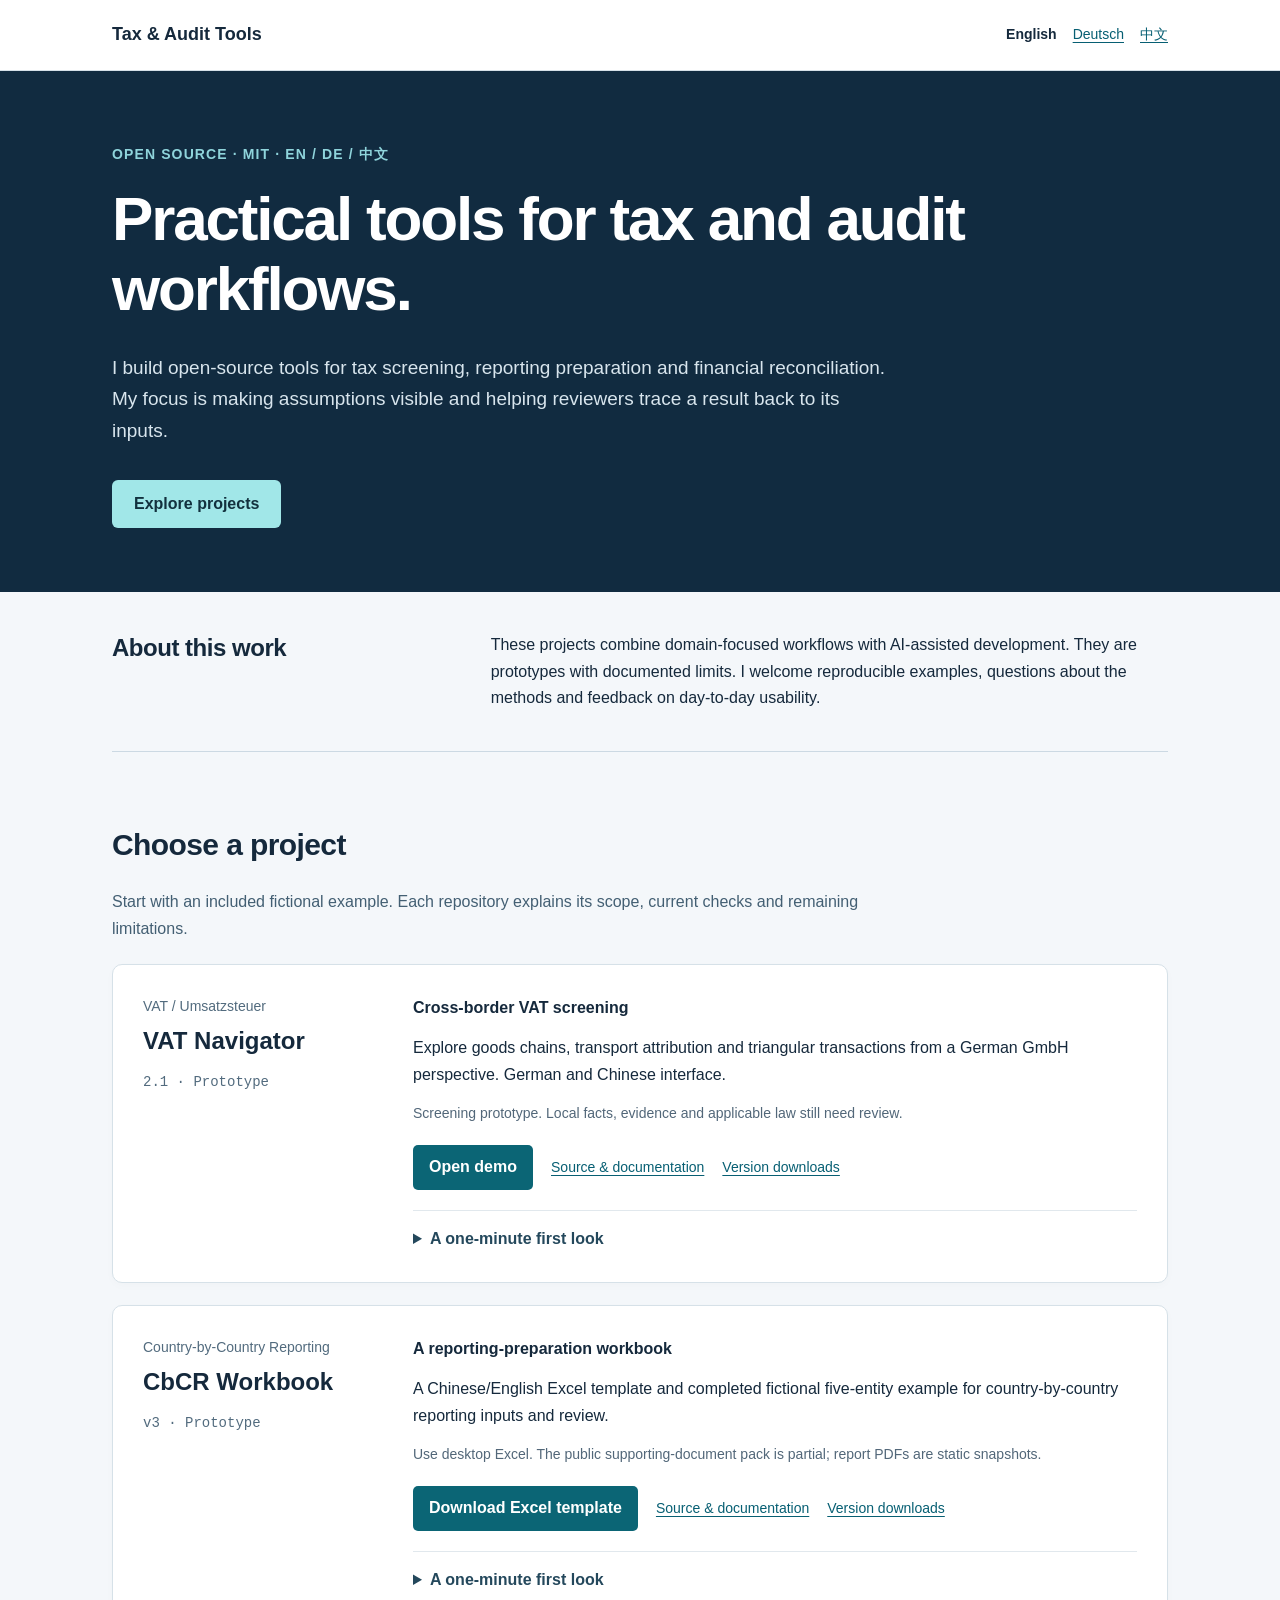
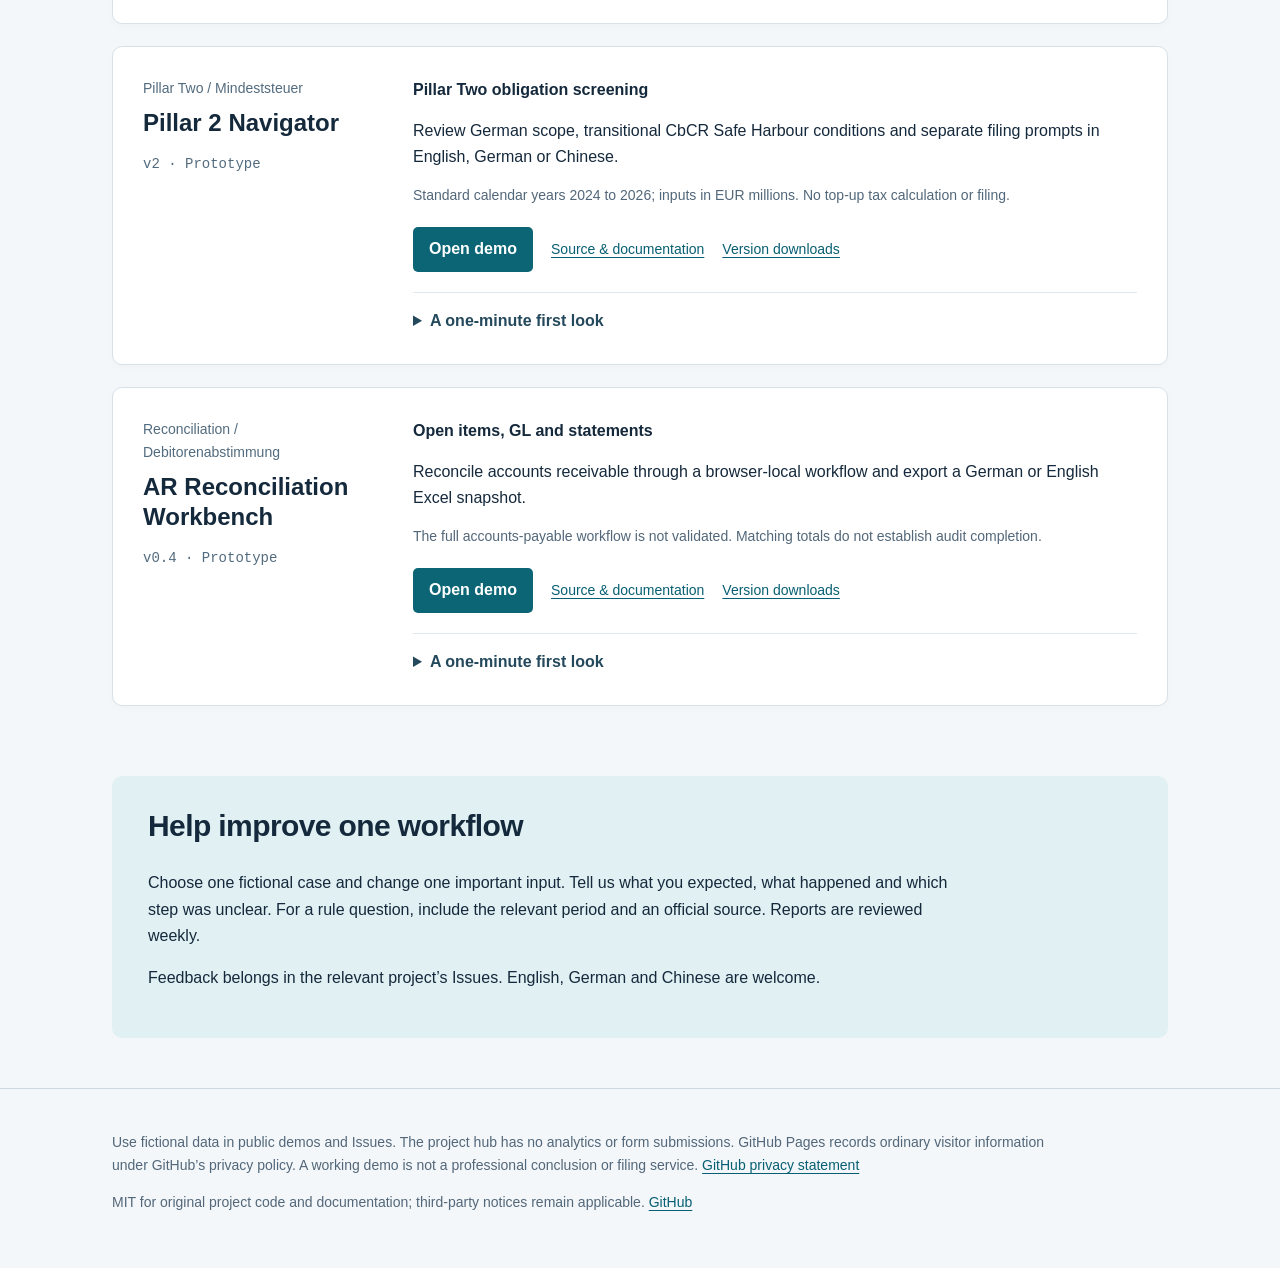
<file: index.html>
<!doctype html><html lang="en"><head><meta charset="utf-8"><meta name="viewport" content="width=device-width,initial-scale=1"><meta name="description" content="I build open-source tools for tax screening, reporting preparation and financial reconciliation. My focus is making assumptions visible and helping reviewers trace a result back to its inputs."><meta name="referrer" content="strict-origin-when-cross-origin"><title>Tax &amp; Audit Tools | Choose a project</title><link rel="stylesheet" href="style.css"><link rel="canonical" href="https://v6rfy78ggr-rgb.github.io/v6rfy78ggr-rgb/index.html"></head><body><a class="skip" href="#projects">Explore projects</a><header><div class="wrap"><a class="brand" href="index.html">Tax &amp; Audit Tools</a><nav class="langs" aria-label="Language"><a href="index.html" lang="en" aria-current="page">English</a><a href="de.html" lang="de">Deutsch</a><a href="zh-CN.html" lang="zh-CN">中文</a></nav></div></header><main><section class="hero"><div class="wrap"><div class="eyebrow">Open source · MIT · EN / DE / 中文</div><h1>Practical tools for tax and audit workflows.</h1><p>I build open-source tools for tax screening, reporting preparation and financial reconciliation. My focus is making assumptions visible and helping reviewers trace a result back to its inputs.</p><a href="#projects">Explore projects</a></div></section><div class="wrap"><section class="intro"><h2>About this work</h2><p>These projects combine domain-focused workflows with AI-assisted development. They are prototypes with documented limits. I welcome reproducible examples, questions about the methods and feedback on day-to-day usability.</p></section><section class="section" id="projects"><h2>Choose a project</h2><p class="lead">Start with an included fictional example. Each repository explains its scope, current checks and remaining limitations.</p><article class="project" id="vat-navigator"><div><div class="tag">VAT / Umsatzsteuer</div><h3>VAT Navigator</h3><span class="version">2.1 · Prototype</span></div><div><p><strong>Cross-border VAT screening</strong></p><p>Explore goods chains, transport attribution and triangular transactions from a German GmbH perspective. German and Chinese interface.</p><p class="scope">Screening prototype. Local facts, evidence and applicable law still need review.</p><div class="actions"><a class="primary" href="https://v6rfy78ggr-rgb.github.io/vat-navigator/">Open demo</a><a class="secondary" href="https://github.com/v6rfy78ggr-rgb/vat-navigator">Source &amp; documentation</a><a class="secondary" href="https://github.com/v6rfy78ggr-rgb/vat-navigator/releases">Version downloads</a></div><details><summary>A one-minute first look</summary><ol><li>Open the demo and choose a built-in fictional case.</li><li>Change the transport organiser or mark one VAT-ID fact as unknown.</li><li>Compare the assessment and open conditions. Report a missing or unclear question.</li></ol><p><a href="https://github.com/v6rfy78ggr-rgb/vat-navigator/issues/new/choose">Help improve one workflow</a></p></details></div></article><article class="project" id="cbcr-workbook"><div><div class="tag">Country-by-Country Reporting</div><h3>CbCR Workbook</h3><span class="version">v3 · Prototype</span></div><div><p><strong>A reporting-preparation workbook</strong></p><p>A Chinese/English Excel template and completed fictional five-entity example for country-by-country reporting inputs and review.</p><p class="scope">Use desktop Excel. The public supporting-document pack is partial; report PDFs are static snapshots.</p><div class="actions"><a class="primary" href="https://github.com/v6rfy78ggr-rgb/cbcr-workbook/raw/refs/heads/main/workbooks/CbCR_Template_v3.xlsx">Download Excel template</a><a class="secondary" href="https://github.com/v6rfy78ggr-rgb/cbcr-workbook">Source &amp; documentation</a><a class="secondary" href="https://github.com/v6rfy78ggr-rgb/cbcr-workbook/releases">Version downloads</a></div><details><summary>A one-minute first look</summary><ol><li>Download the template or open the completed example from the repository.</li><li>Follow setup, entities, figures, FX and pending items. Recalculate in Excel.</li><li>Check whether an unknown input remains visible as a review point.</li></ol><p><a href="https://github.com/v6rfy78ggr-rgb/cbcr-workbook/issues/new/choose">Help improve one workflow</a></p></details></div></article><article class="project" id="pillar2-navigator"><div><div class="tag">Pillar Two / Mindeststeuer</div><h3>Pillar 2 Navigator</h3><span class="version">v2 · Prototype</span></div><div><p><strong>Pillar Two obligation screening</strong></p><p>Review German scope, transitional CbCR Safe Harbour conditions and separate filing prompts in English, German or Chinese.</p><p class="scope">Standard calendar years 2024 to 2026; inputs in EUR millions. No top-up tax calculation or filing.</p><div class="actions"><a class="primary" href="https://v6rfy78ggr-rgb.github.io/pillar2-navigator/">Open demo</a><a class="secondary" href="https://github.com/v6rfy78ggr-rgb/pillar2-navigator">Source &amp; documentation</a><a class="secondary" href="https://github.com/v6rfy78ggr-rgb/pillar2-navigator/releases">Version downloads</a></div><details><summary>A one-minute first look</summary><ol><li>Open the demo and load its fictional example.</li><li>Move through the five steps and review the result.</li><li>Change a revenue figure to unknown and check how the uncertainty is presented.</li></ol><p><a href="https://github.com/v6rfy78ggr-rgb/pillar2-navigator/issues/new/choose">Help improve one workflow</a></p></details></div></article><article class="project" id="ar-reconciliation-workbench"><div><div class="tag">Reconciliation / Debitorenabstimmung</div><h3>AR Reconciliation Workbench</h3><span class="version">v0.4 · Prototype</span></div><div><p><strong>Open items, GL and statements</strong></p><p>Reconcile accounts receivable through a browser-local workflow and export a German or English Excel snapshot.</p><p class="scope">The full accounts-payable workflow is not validated. Matching totals do not establish audit completion.</p><div class="actions"><a class="primary" href="https://v6rfy78ggr-rgb.github.io/ar-reconciliation-workbench/">Open demo</a><a class="secondary" href="https://github.com/v6rfy78ggr-rgb/ar-reconciliation-workbench">Source &amp; documentation</a><a class="secondary" href="https://github.com/v6rfy78ggr-rgb/ar-reconciliation-workbench/releases">Version downloads</a></div><details><summary>A one-minute first look</summary><ol><li>Open the tool. Download examples/synthetic-project.json from its repository.</li><li>Use Open project to load it, then inspect the analysis and remaining review items.</li><li>Preview the export and identify one missing control or confusing label.</li></ol><p><a href="https://github.com/v6rfy78ggr-rgb/ar-reconciliation-workbench/issues/new/choose">Help improve one workflow</a></p></details></div></article></section><section class="feedback"><h2>Help improve one workflow</h2><p>Choose one fictional case and change one important input. Tell us what you expected, what happened and which step was unclear. For a rule question, include the relevant period and an official source. Reports are reviewed weekly.</p><p>Feedback belongs in the relevant project’s Issues. English, German and Chinese are welcome.</p></section></div></main><footer><div class="wrap"><p>Use fictional data in public demos and Issues. The project hub has no analytics or form submissions. GitHub Pages records ordinary visitor information under GitHub’s privacy policy. A working demo is not a professional conclusion or filing service. <a href="https://docs.github.com/en/site-policy/privacy-policies/github-general-privacy-statement">GitHub privacy statement</a></p><p>MIT for original project code and documentation; third-party notices remain applicable. <a href="https://github.com/v6rfy78ggr-rgb/v6rfy78ggr-rgb">GitHub</a></p></div></footer></body></html>
</file>
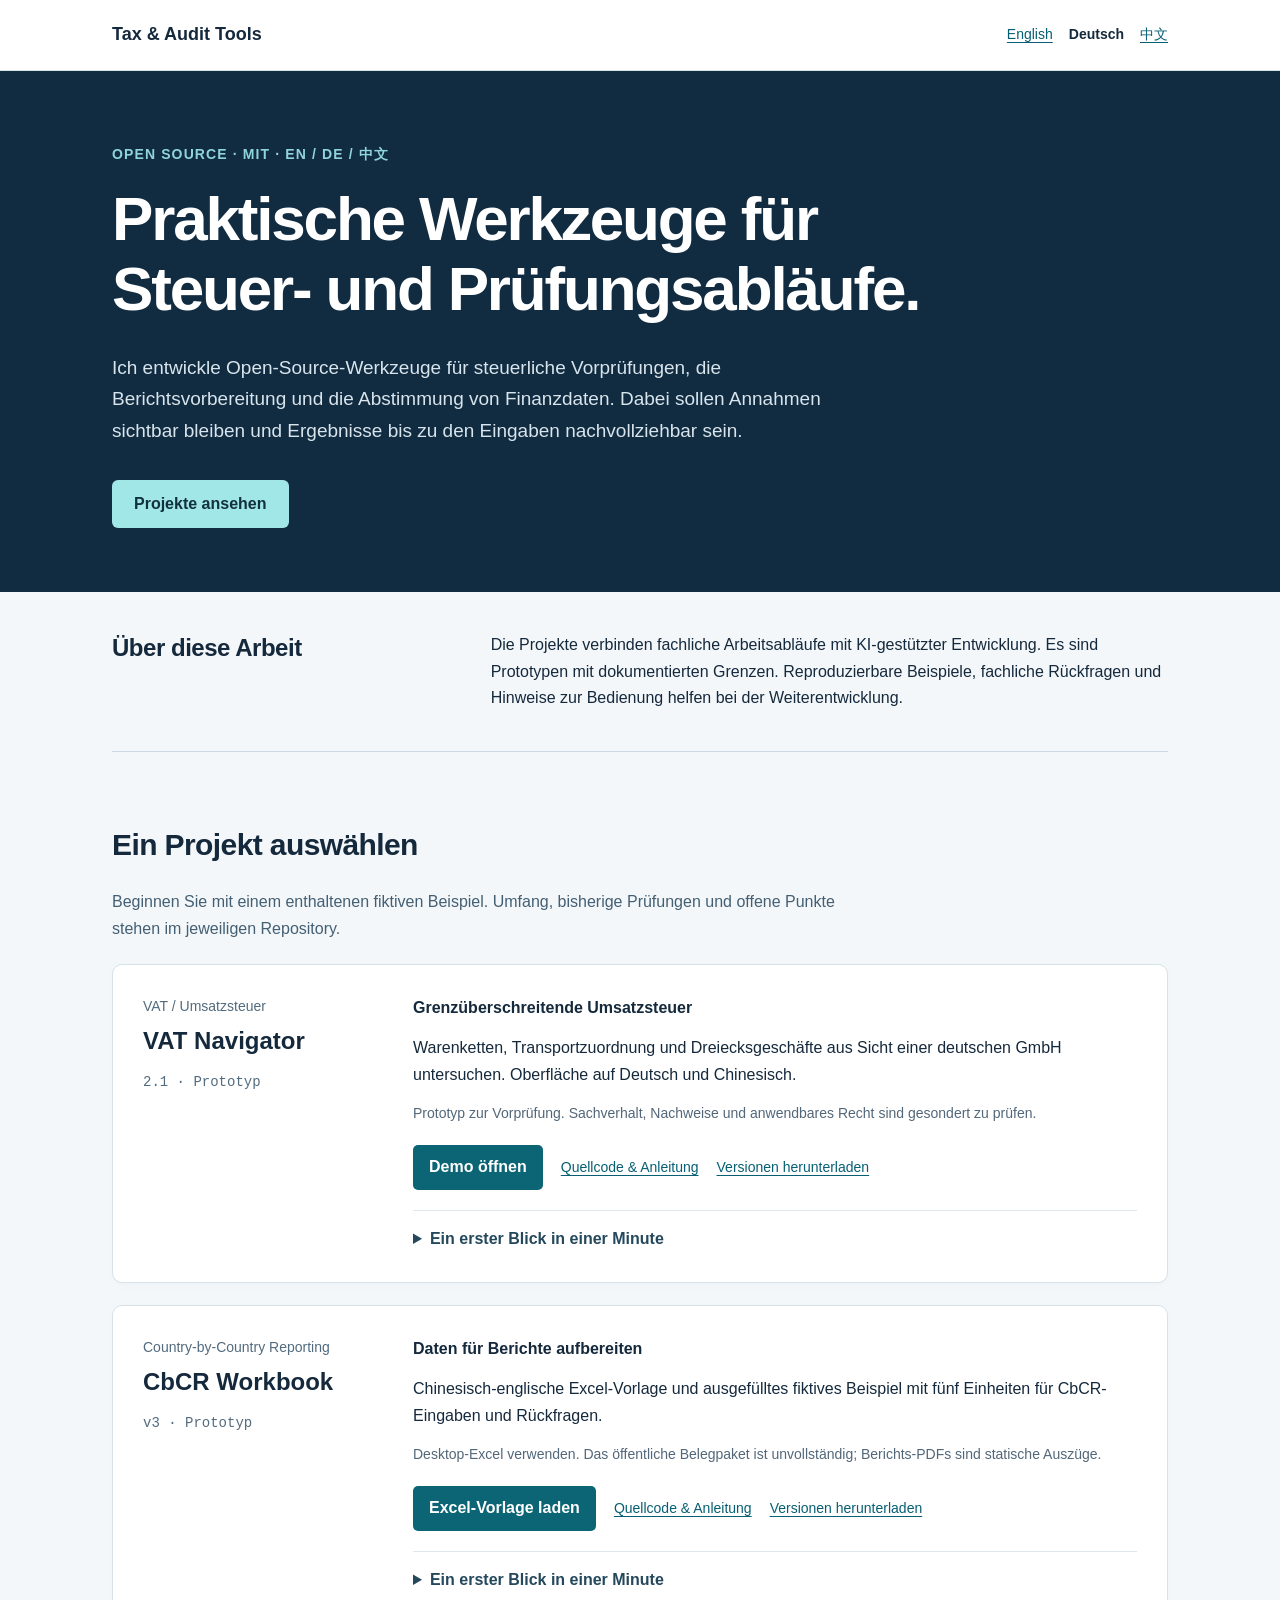
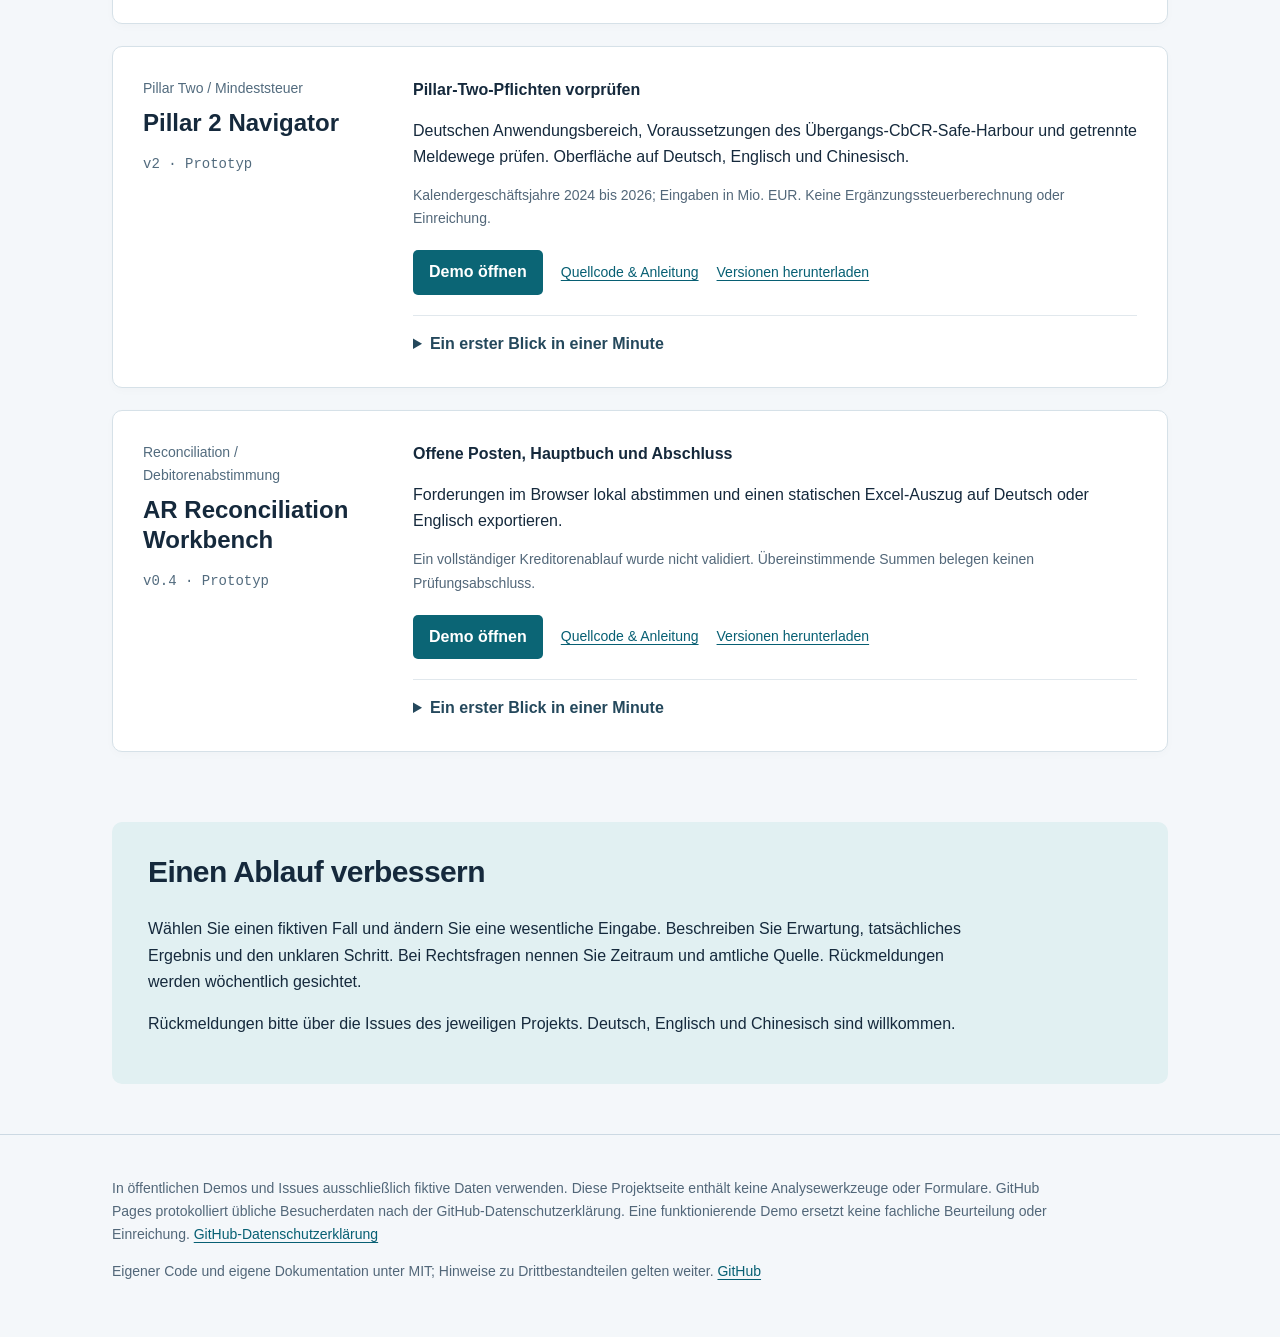
<file: de.html>
<!doctype html><html lang="de"><head><meta charset="utf-8"><meta name="viewport" content="width=device-width,initial-scale=1"><meta name="description" content="Ich entwickle Open-Source-Werkzeuge für steuerliche Vorprüfungen, die Berichtsvorbereitung und die Abstimmung von Finanzdaten. Dabei sollen Annahmen sichtbar bleiben und Ergebnisse bis zu den Eingaben nachvollziehbar sein."><meta name="referrer" content="strict-origin-when-cross-origin"><title>Tax &amp; Audit Tools | Ein Projekt auswählen</title><link rel="stylesheet" href="style.css"><link rel="canonical" href="https://v6rfy78ggr-rgb.github.io/v6rfy78ggr-rgb/de.html"></head><body><a class="skip" href="#projects">Projekte ansehen</a><header><div class="wrap"><a class="brand" href="de.html">Tax &amp; Audit Tools</a><nav class="langs" aria-label="Language"><a href="index.html" lang="en">English</a><a href="de.html" lang="de" aria-current="page">Deutsch</a><a href="zh-CN.html" lang="zh-CN">中文</a></nav></div></header><main><section class="hero"><div class="wrap"><div class="eyebrow">Open source · MIT · EN / DE / 中文</div><h1>Praktische Werkzeuge für Steuer- und Prüfungsabläufe.</h1><p>Ich entwickle Open-Source-Werkzeuge für steuerliche Vorprüfungen, die Berichtsvorbereitung und die Abstimmung von Finanzdaten. Dabei sollen Annahmen sichtbar bleiben und Ergebnisse bis zu den Eingaben nachvollziehbar sein.</p><a href="#projects">Projekte ansehen</a></div></section><div class="wrap"><section class="intro"><h2>Über diese Arbeit</h2><p>Die Projekte verbinden fachliche Arbeitsabläufe mit KI-gestützter Entwicklung. Es sind Prototypen mit dokumentierten Grenzen. Reproduzierbare Beispiele, fachliche Rückfragen und Hinweise zur Bedienung helfen bei der Weiterentwicklung.</p></section><section class="section" id="projects"><h2>Ein Projekt auswählen</h2><p class="lead">Beginnen Sie mit einem enthaltenen fiktiven Beispiel. Umfang, bisherige Prüfungen und offene Punkte stehen im jeweiligen Repository.</p><article class="project" id="vat-navigator"><div><div class="tag">VAT / Umsatzsteuer</div><h3>VAT Navigator</h3><span class="version">2.1 · Prototyp</span></div><div><p><strong>Grenzüberschreitende Umsatzsteuer</strong></p><p>Warenketten, Transportzuordnung und Dreiecksgeschäfte aus Sicht einer deutschen GmbH untersuchen. Oberfläche auf Deutsch und Chinesisch.</p><p class="scope">Prototyp zur Vorprüfung. Sachverhalt, Nachweise und anwendbares Recht sind gesondert zu prüfen.</p><div class="actions"><a class="primary" href="https://v6rfy78ggr-rgb.github.io/vat-navigator/">Demo öffnen</a><a class="secondary" href="https://github.com/v6rfy78ggr-rgb/vat-navigator">Quellcode &amp; Anleitung</a><a class="secondary" href="https://github.com/v6rfy78ggr-rgb/vat-navigator/releases">Versionen herunterladen</a></div><details><summary>Ein erster Blick in einer Minute</summary><ol><li>Demo öffnen und einen enthaltenen fiktiven Fall auswählen.</li><li>Transportverantwortlichen ändern oder eine USt-IdNr.-Angabe auf unbekannt setzen.</li><li>Ergebnis und offene Voraussetzungen vergleichen. Fehlende oder unklare Fragen melden.</li></ol><p><a href="https://github.com/v6rfy78ggr-rgb/vat-navigator/issues/new/choose">Einen Ablauf verbessern</a></p></details></div></article><article class="project" id="cbcr-workbook"><div><div class="tag">Country-by-Country Reporting</div><h3>CbCR Workbook</h3><span class="version">v3 · Prototyp</span></div><div><p><strong>Daten für Berichte aufbereiten</strong></p><p>Chinesisch-englische Excel-Vorlage und ausgefülltes fiktives Beispiel mit fünf Einheiten für CbCR-Eingaben und Rückfragen.</p><p class="scope">Desktop-Excel verwenden. Das öffentliche Belegpaket ist unvollständig; Berichts-PDFs sind statische Auszüge.</p><div class="actions"><a class="primary" href="https://github.com/v6rfy78ggr-rgb/cbcr-workbook/raw/refs/heads/main/workbooks/CbCR_Template_v3.xlsx">Excel-Vorlage laden</a><a class="secondary" href="https://github.com/v6rfy78ggr-rgb/cbcr-workbook">Quellcode &amp; Anleitung</a><a class="secondary" href="https://github.com/v6rfy78ggr-rgb/cbcr-workbook/releases">Versionen herunterladen</a></div><details><summary>Ein erster Blick in einer Minute</summary><ol><li>Vorlage herunterladen oder das ausgefüllte Beispiel im Repository öffnen.</li><li>Parameter, Einheiten, Zahlen, Wechselkurse und offene Punkte durchgehen. In Excel neu berechnen.</li><li>Prüfen, ob unbekannte Eingaben als offene Punkte sichtbar bleiben.</li></ol><p><a href="https://github.com/v6rfy78ggr-rgb/cbcr-workbook/issues/new/choose">Einen Ablauf verbessern</a></p></details></div></article><article class="project" id="pillar2-navigator"><div><div class="tag">Pillar Two / Mindeststeuer</div><h3>Pillar 2 Navigator</h3><span class="version">v2 · Prototyp</span></div><div><p><strong>Pillar-Two-Pflichten vorprüfen</strong></p><p>Deutschen Anwendungsbereich, Voraussetzungen des Übergangs-CbCR-Safe-Harbour und getrennte Meldewege prüfen. Oberfläche auf Deutsch, Englisch und Chinesisch.</p><p class="scope">Kalendergeschäftsjahre 2024 bis 2026; Eingaben in Mio. EUR. Keine Ergänzungssteuerberechnung oder Einreichung.</p><div class="actions"><a class="primary" href="https://v6rfy78ggr-rgb.github.io/pillar2-navigator/">Demo öffnen</a><a class="secondary" href="https://github.com/v6rfy78ggr-rgb/pillar2-navigator">Quellcode &amp; Anleitung</a><a class="secondary" href="https://github.com/v6rfy78ggr-rgb/pillar2-navigator/releases">Versionen herunterladen</a></div><details><summary>Ein erster Blick in einer Minute</summary><ol><li>Demo öffnen und das fiktive Beispiel laden.</li><li>Die fünf Schritte durchgehen und die Ergebnisübersicht lesen.</li><li>Einen Umsatzwert auf unbekannt setzen und die Darstellung der Unsicherheit prüfen.</li></ol><p><a href="https://github.com/v6rfy78ggr-rgb/pillar2-navigator/issues/new/choose">Einen Ablauf verbessern</a></p></details></div></article><article class="project" id="ar-reconciliation-workbench"><div><div class="tag">Reconciliation / Debitorenabstimmung</div><h3>AR Reconciliation Workbench</h3><span class="version">v0.4 · Prototyp</span></div><div><p><strong>Offene Posten, Hauptbuch und Abschluss</strong></p><p>Forderungen im Browser lokal abstimmen und einen statischen Excel-Auszug auf Deutsch oder Englisch exportieren.</p><p class="scope">Ein vollständiger Kreditorenablauf wurde nicht validiert. Übereinstimmende Summen belegen keinen Prüfungsabschluss.</p><div class="actions"><a class="primary" href="https://v6rfy78ggr-rgb.github.io/ar-reconciliation-workbench/">Demo öffnen</a><a class="secondary" href="https://github.com/v6rfy78ggr-rgb/ar-reconciliation-workbench">Quellcode &amp; Anleitung</a><a class="secondary" href="https://github.com/v6rfy78ggr-rgb/ar-reconciliation-workbench/releases">Versionen herunterladen</a></div><details><summary>Ein erster Blick in einer Minute</summary><ol><li>Werkzeug öffnen und examples/synthetic-project.json aus dem Repository herunterladen.</li><li>Über Projekt öffnen laden; Analyse und offene Prüfpunkte ansehen.</li><li>Exportvorschau prüfen und einen fehlenden Kontrollschritt oder unklaren Begriff benennen.</li></ol><p><a href="https://github.com/v6rfy78ggr-rgb/ar-reconciliation-workbench/issues/new/choose">Einen Ablauf verbessern</a></p></details></div></article></section><section class="feedback"><h2>Einen Ablauf verbessern</h2><p>Wählen Sie einen fiktiven Fall und ändern Sie eine wesentliche Eingabe. Beschreiben Sie Erwartung, tatsächliches Ergebnis und den unklaren Schritt. Bei Rechtsfragen nennen Sie Zeitraum und amtliche Quelle. Rückmeldungen werden wöchentlich gesichtet.</p><p>Rückmeldungen bitte über die Issues des jeweiligen Projekts. Deutsch, Englisch und Chinesisch sind willkommen.</p></section></div></main><footer><div class="wrap"><p>In öffentlichen Demos und Issues ausschließlich fiktive Daten verwenden. Diese Projektseite enthält keine Analysewerkzeuge oder Formulare. GitHub Pages protokolliert übliche Besucherdaten nach der GitHub-Datenschutzerklärung. Eine funktionierende Demo ersetzt keine fachliche Beurteilung oder Einreichung. <a href="https://docs.github.com/en/site-policy/privacy-policies/github-general-privacy-statement">GitHub-Datenschutzerklärung</a></p><p>Eigener Code und eigene Dokumentation unter MIT; Hinweise zu Drittbestandteilen gelten weiter. <a href="https://github.com/v6rfy78ggr-rgb/v6rfy78ggr-rgb">GitHub</a></p></div></footer></body></html>
</file>
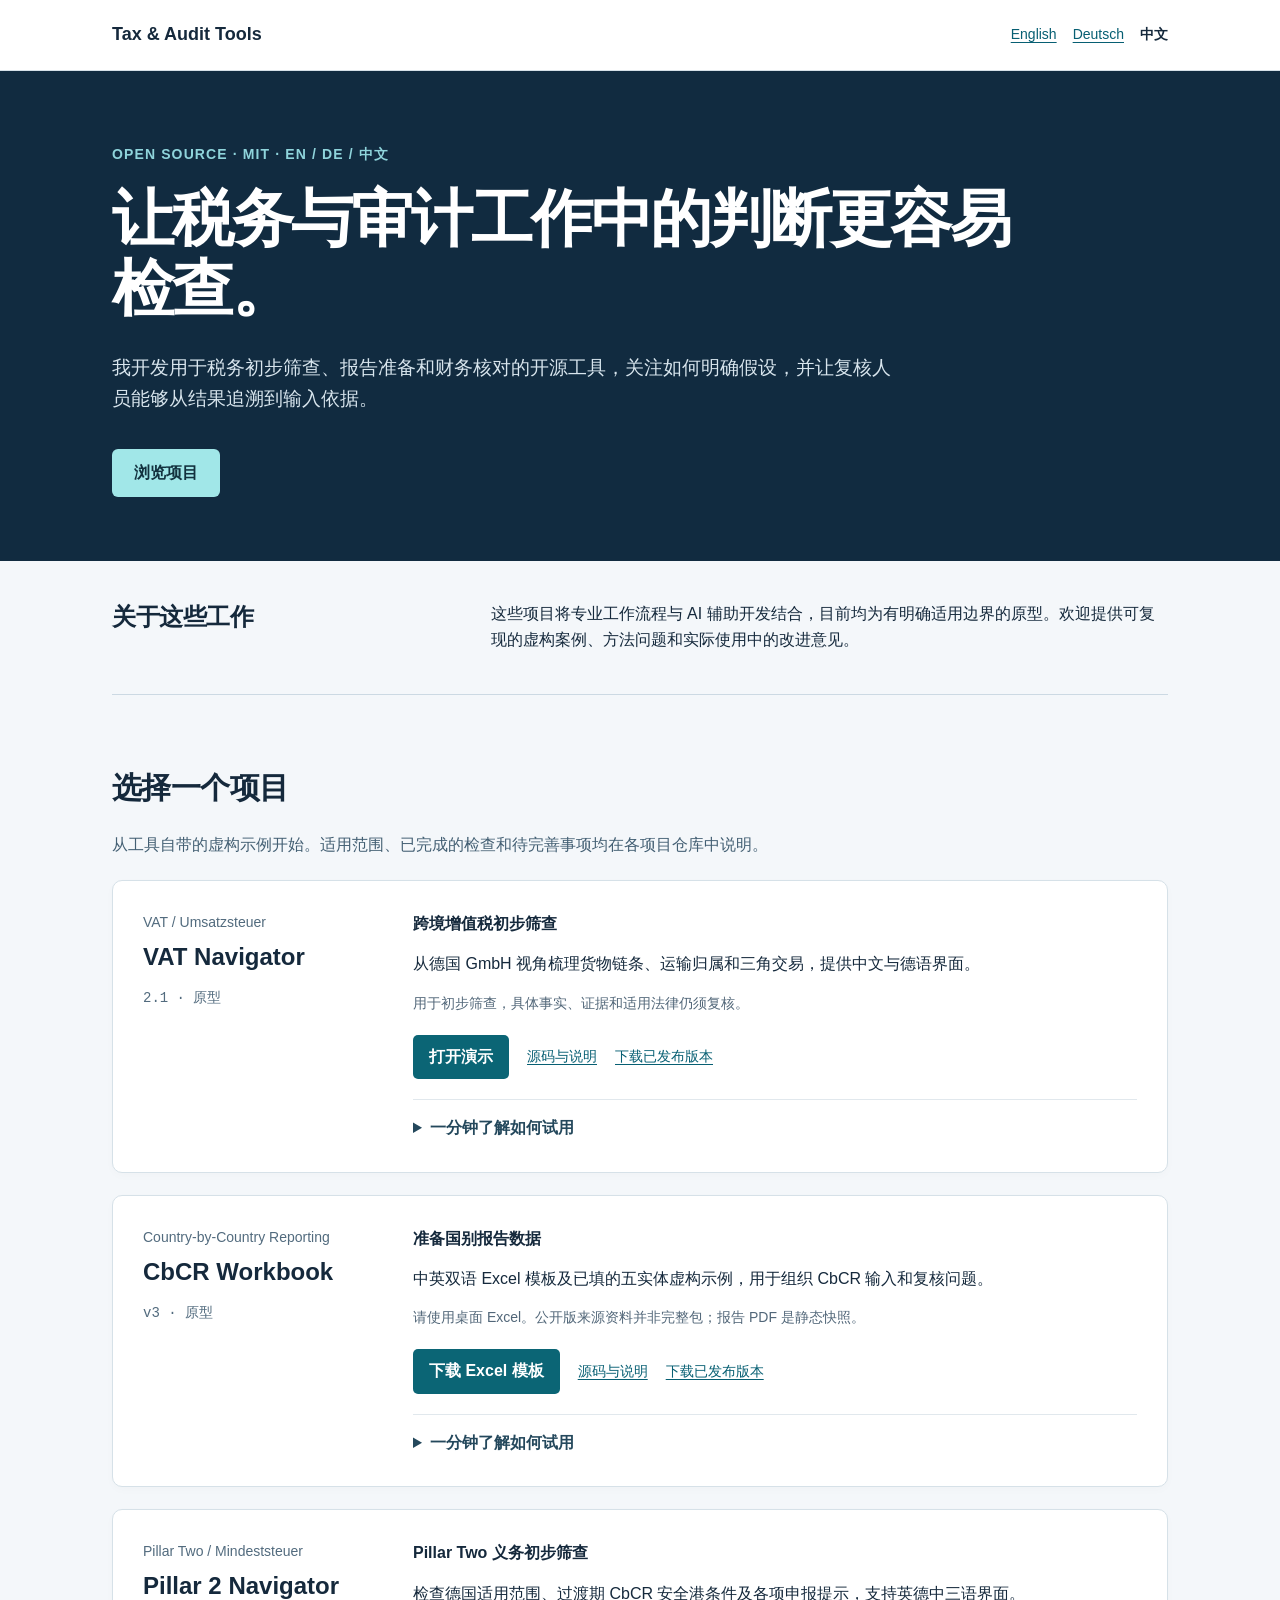
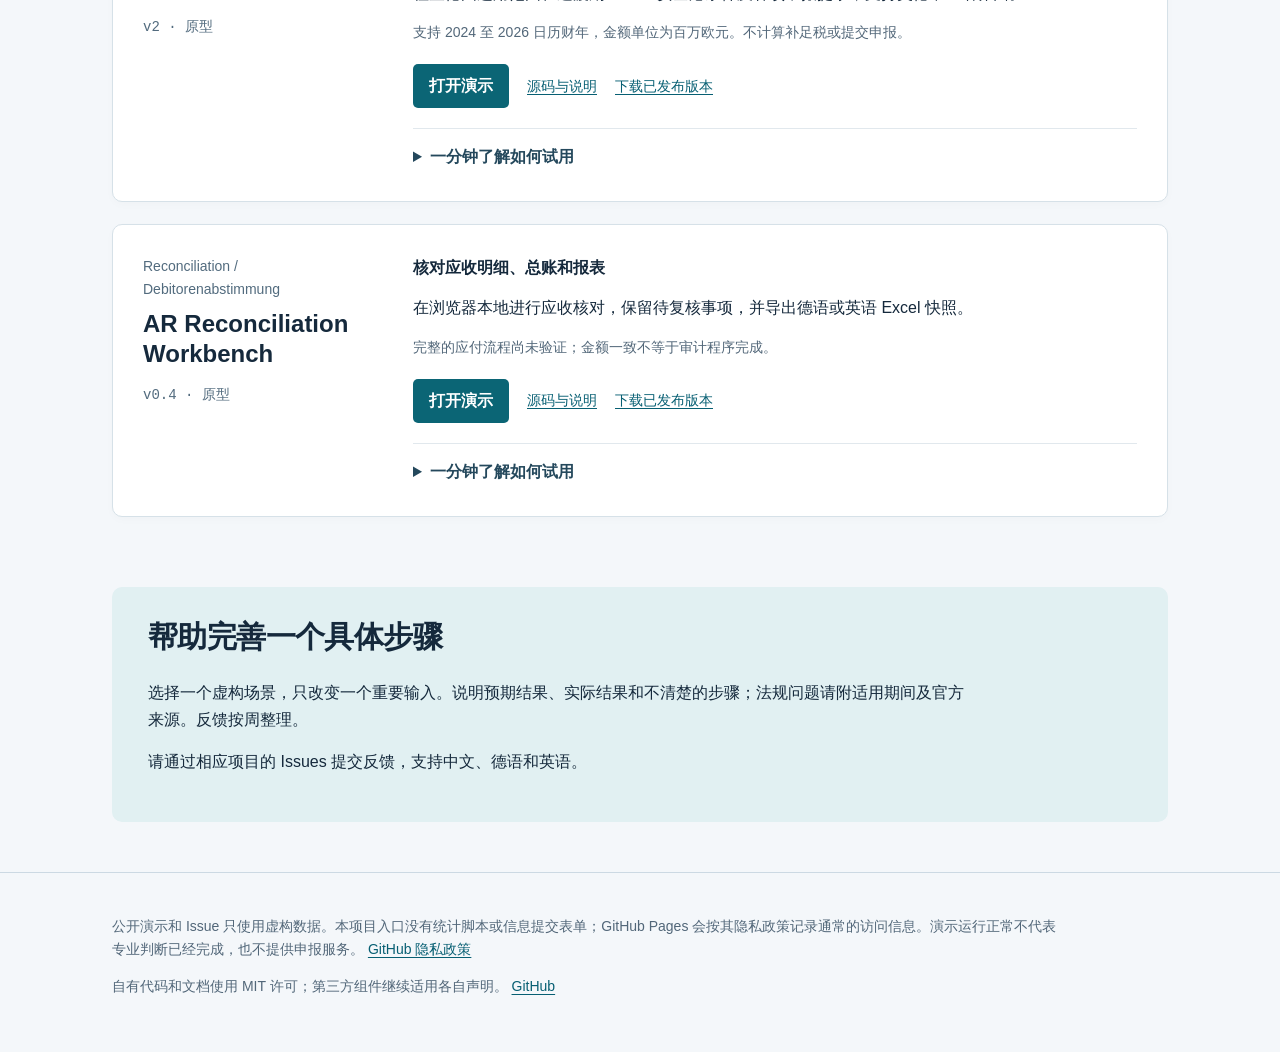
<file: zh-CN.html>
<!doctype html><html lang="zh-CN"><head><meta charset="utf-8"><meta name="viewport" content="width=device-width,initial-scale=1"><meta name="description" content="我开发用于税务初步筛查、报告准备和财务核对的开源工具，关注如何明确假设，并让复核人员能够从结果追溯到输入依据。"><meta name="referrer" content="strict-origin-when-cross-origin"><title>Tax &amp; Audit Tools | 选择一个项目</title><link rel="stylesheet" href="style.css"><link rel="canonical" href="https://v6rfy78ggr-rgb.github.io/v6rfy78ggr-rgb/zh-CN.html"></head><body><a class="skip" href="#projects">浏览项目</a><header><div class="wrap"><a class="brand" href="zh-CN.html">Tax &amp; Audit Tools</a><nav class="langs" aria-label="Language"><a href="index.html" lang="en">English</a><a href="de.html" lang="de">Deutsch</a><a href="zh-CN.html" lang="zh-CN" aria-current="page">中文</a></nav></div></header><main><section class="hero"><div class="wrap"><div class="eyebrow">Open source · MIT · EN / DE / 中文</div><h1>让税务与审计工作中的判断更容易检查。</h1><p>我开发用于税务初步筛查、报告准备和财务核对的开源工具，关注如何明确假设，并让复核人员能够从结果追溯到输入依据。</p><a href="#projects">浏览项目</a></div></section><div class="wrap"><section class="intro"><h2>关于这些工作</h2><p>这些项目将专业工作流程与 AI 辅助开发结合，目前均为有明确适用边界的原型。欢迎提供可复现的虚构案例、方法问题和实际使用中的改进意见。</p></section><section class="section" id="projects"><h2>选择一个项目</h2><p class="lead">从工具自带的虚构示例开始。适用范围、已完成的检查和待完善事项均在各项目仓库中说明。</p><article class="project" id="vat-navigator"><div><div class="tag">VAT / Umsatzsteuer</div><h3>VAT Navigator</h3><span class="version">2.1 · 原型</span></div><div><p><strong>跨境增值税初步筛查</strong></p><p>从德国 GmbH 视角梳理货物链条、运输归属和三角交易，提供中文与德语界面。</p><p class="scope">用于初步筛查，具体事实、证据和适用法律仍须复核。</p><div class="actions"><a class="primary" href="https://v6rfy78ggr-rgb.github.io/vat-navigator/">打开演示</a><a class="secondary" href="https://github.com/v6rfy78ggr-rgb/vat-navigator">源码与说明</a><a class="secondary" href="https://github.com/v6rfy78ggr-rgb/vat-navigator/releases">下载已发布版本</a></div><details><summary>一分钟了解如何试用</summary><ol><li>打开演示，选择内置的虚构场景。</li><li>改变运输安排方，或把一项税号事实设为未知。</li><li>比较结果和待确认条件，指出遗漏或不清楚的问题。</li></ol><p><a href="https://github.com/v6rfy78ggr-rgb/vat-navigator/issues/new/choose">帮助完善一个具体步骤</a></p></details></div></article><article class="project" id="cbcr-workbook"><div><div class="tag">Country-by-Country Reporting</div><h3>CbCR Workbook</h3><span class="version">v3 · 原型</span></div><div><p><strong>准备国别报告数据</strong></p><p>中英双语 Excel 模板及已填的五实体虚构示例，用于组织 CbCR 输入和复核问题。</p><p class="scope">请使用桌面 Excel。公开版来源资料并非完整包；报告 PDF 是静态快照。</p><div class="actions"><a class="primary" href="https://github.com/v6rfy78ggr-rgb/cbcr-workbook/raw/refs/heads/main/workbooks/CbCR_Template_v3.xlsx">下载 Excel 模板</a><a class="secondary" href="https://github.com/v6rfy78ggr-rgb/cbcr-workbook">源码与说明</a><a class="secondary" href="https://github.com/v6rfy78ggr-rgb/cbcr-workbook/releases">下载已发布版本</a></div><details><summary>一分钟了解如何试用</summary><ol><li>下载空白模板，或从仓库打开已填示例。</li><li>依次检查设置、实体、数字、汇率和待办，并在 Excel 中重算。</li><li>观察未知输入是否仍然保留为待复核事项。</li></ol><p><a href="https://github.com/v6rfy78ggr-rgb/cbcr-workbook/issues/new/choose">帮助完善一个具体步骤</a></p></details></div></article><article class="project" id="pillar2-navigator"><div><div class="tag">Pillar Two / Mindeststeuer</div><h3>Pillar 2 Navigator</h3><span class="version">v2 · 原型</span></div><div><p><strong>Pillar Two 义务初步筛查</strong></p><p>检查德国适用范围、过渡期 CbCR 安全港条件及各项申报提示，支持英德中三语界面。</p><p class="scope">支持 2024 至 2026 日历财年，金额单位为百万欧元。不计算补足税或提交申报。</p><div class="actions"><a class="primary" href="https://v6rfy78ggr-rgb.github.io/pillar2-navigator/">打开演示</a><a class="secondary" href="https://github.com/v6rfy78ggr-rgb/pillar2-navigator">源码与说明</a><a class="secondary" href="https://github.com/v6rfy78ggr-rgb/pillar2-navigator/releases">下载已发布版本</a></div><details><summary>一分钟了解如何试用</summary><ol><li>打开演示并加载虚构案例。</li><li>完成五个步骤，查看结果概要。</li><li>将一个收入值改为未知，检查不确定性如何呈现。</li></ol><p><a href="https://github.com/v6rfy78ggr-rgb/pillar2-navigator/issues/new/choose">帮助完善一个具体步骤</a></p></details></div></article><article class="project" id="ar-reconciliation-workbench"><div><div class="tag">Reconciliation / Debitorenabstimmung</div><h3>AR Reconciliation Workbench</h3><span class="version">v0.4 · 原型</span></div><div><p><strong>核对应收明细、总账和报表</strong></p><p>在浏览器本地进行应收核对，保留待复核事项，并导出德语或英语 Excel 快照。</p><p class="scope">完整的应付流程尚未验证；金额一致不等于审计程序完成。</p><div class="actions"><a class="primary" href="https://v6rfy78ggr-rgb.github.io/ar-reconciliation-workbench/">打开演示</a><a class="secondary" href="https://github.com/v6rfy78ggr-rgb/ar-reconciliation-workbench">源码与说明</a><a class="secondary" href="https://github.com/v6rfy78ggr-rgb/ar-reconciliation-workbench/releases">下载已发布版本</a></div><details><summary>一分钟了解如何试用</summary><ol><li>打开工具，从仓库下载 examples/synthetic-project.json。</li><li>使用“打开项目”载入示例，查看分析和剩余复核事项。</li><li>检查导出预览，指出一个遗漏的控制或不清楚的标签。</li></ol><p><a href="https://github.com/v6rfy78ggr-rgb/ar-reconciliation-workbench/issues/new/choose">帮助完善一个具体步骤</a></p></details></div></article></section><section class="feedback"><h2>帮助完善一个具体步骤</h2><p>选择一个虚构场景，只改变一个重要输入。说明预期结果、实际结果和不清楚的步骤；法规问题请附适用期间及官方来源。反馈按周整理。</p><p>请通过相应项目的 Issues 提交反馈，支持中文、德语和英语。</p></section></div></main><footer><div class="wrap"><p>公开演示和 Issue 只使用虚构数据。本项目入口没有统计脚本或信息提交表单；GitHub Pages 会按其隐私政策记录通常的访问信息。演示运行正常不代表专业判断已经完成，也不提供申报服务。 <a href="https://docs.github.com/en/site-policy/privacy-policies/github-general-privacy-statement">GitHub 隐私政策</a></p><p>自有代码和文档使用 MIT 许可；第三方组件继续适用各自声明。 <a href="https://github.com/v6rfy78ggr-rgb/v6rfy78ggr-rgb">GitHub</a></p></div></footer></body></html>
</file>
<file: style.css>
*{box-sizing:border-box}html{scroll-behavior:smooth}body{margin:0;background:#f4f7fa;color:#15293c;font-family:-apple-system,BlinkMacSystemFont,"Segoe UI",Arial,sans-serif;font-size:16px;line-height:1.65}a{color:#075f73;text-underline-offset:.2em}a:hover{color:#093945}a:focus-visible,summary:focus-visible{outline:3px solid #13a2b5;outline-offset:5px}.wrap{max-width:1120px;margin:auto;padding:0 32px}header{border-bottom:1px solid #d5e0e7;background:white}header .wrap{display:flex;align-items:center;justify-content:space-between;gap:24px;padding-top:20px;padding-bottom:20px}.brand{font-size:18px;font-weight:750;text-decoration:none;color:#15293c}.langs{display:flex;gap:16px;font-size:14px}.langs a[aria-current=page]{color:#15293c;font-weight:750;text-decoration:none}.hero{background:#112b40;color:white;padding:72px 0 64px}.eyebrow{font-size:14px;font-weight:650;letter-spacing:.08em;text-transform:uppercase;color:#8fd4db}.hero h1{font-size:clamp(36px,5.3vw,62px);line-height:1.13;letter-spacing:-.035em;max-width:900px;margin:18px 0 28px}.hero p{max-width:780px;font-size:19px;color:#d8e5ed}.hero a{display:inline-block;background:#a1e7e8;color:#12313e;padding:11px 22px;border-radius:6px;text-decoration:none;font-weight:650;margin-top:15px}.intro{display:grid;grid-template-columns:1fr 2fr;gap:40px;border-bottom:1px solid #ccd9e3;padding:40px 0}.intro h2{margin:0;font-size:24px}.intro p{margin:0;max-width:760px}.section{padding:48px 0}h2{font-size:30px;line-height:1.3;letter-spacing:-.02em}h3{font-size:24px;line-height:1.25;margin:8px 0 12px}.lead{color:#435f73;max-width:750px}.project{display:grid;grid-template-columns:230px 1fr;gap:40px;background:white;border:1px solid #d6e1e8;border-radius:10px;padding:30px;margin:22px 0;box-shadow:0 3px 10px #10293d05}.project .tag{font-size:14px;color:#526b7e}.version{font-family:ui-monospace,monospace;color:#526b7e;font-size:14px}.project p{margin:0 0 14px}.scope{color:#526779;font-size:14px}.actions{display:flex;flex-wrap:wrap;gap:10px 18px;align-items:center;margin:20px 0}.primary{background:#0b6575;color:white!important;padding:9px 16px;text-decoration:none;border-radius:5px;font-weight:600}.secondary{font-size:14px}details{border-top:1px solid #e1e8ed;padding-top:15px}summary{cursor:pointer;font-weight:600;color:#24485c}ol{padding-left:24px;margin-bottom:0}li{margin:8px 0}.feedback{background:#e1f0f2;border-radius:10px;padding:30px 36px;margin-bottom:50px}.feedback h2{margin-top:0}.feedback p{max-width:830px}footer{border-top:1px solid #ccd9e3;padding:28px 0 40px;color:#526779;font-size:14px}footer p{max-width:950px}.skip{position:absolute;left:-9999px}.skip:focus{left:10px;top:10px;background:white;padding:12px;z-index:10}@media(max-width:740px){.wrap{padding:0 20px}header .wrap{align-items:flex-start;flex-direction:column;gap:12px}.hero{padding:44px 0}.hero p{font-size:17px}.intro,.project{grid-template-columns:1fr;gap:18px}.intro{padding:30px 0}.project{padding:24px}.project h3{margin-top:2px}.section{padding:30px 0}.feedback{padding:24px}.langs{gap:20px}}@media(prefers-reduced-motion:reduce){html{scroll-behavior:auto}}
</file>
